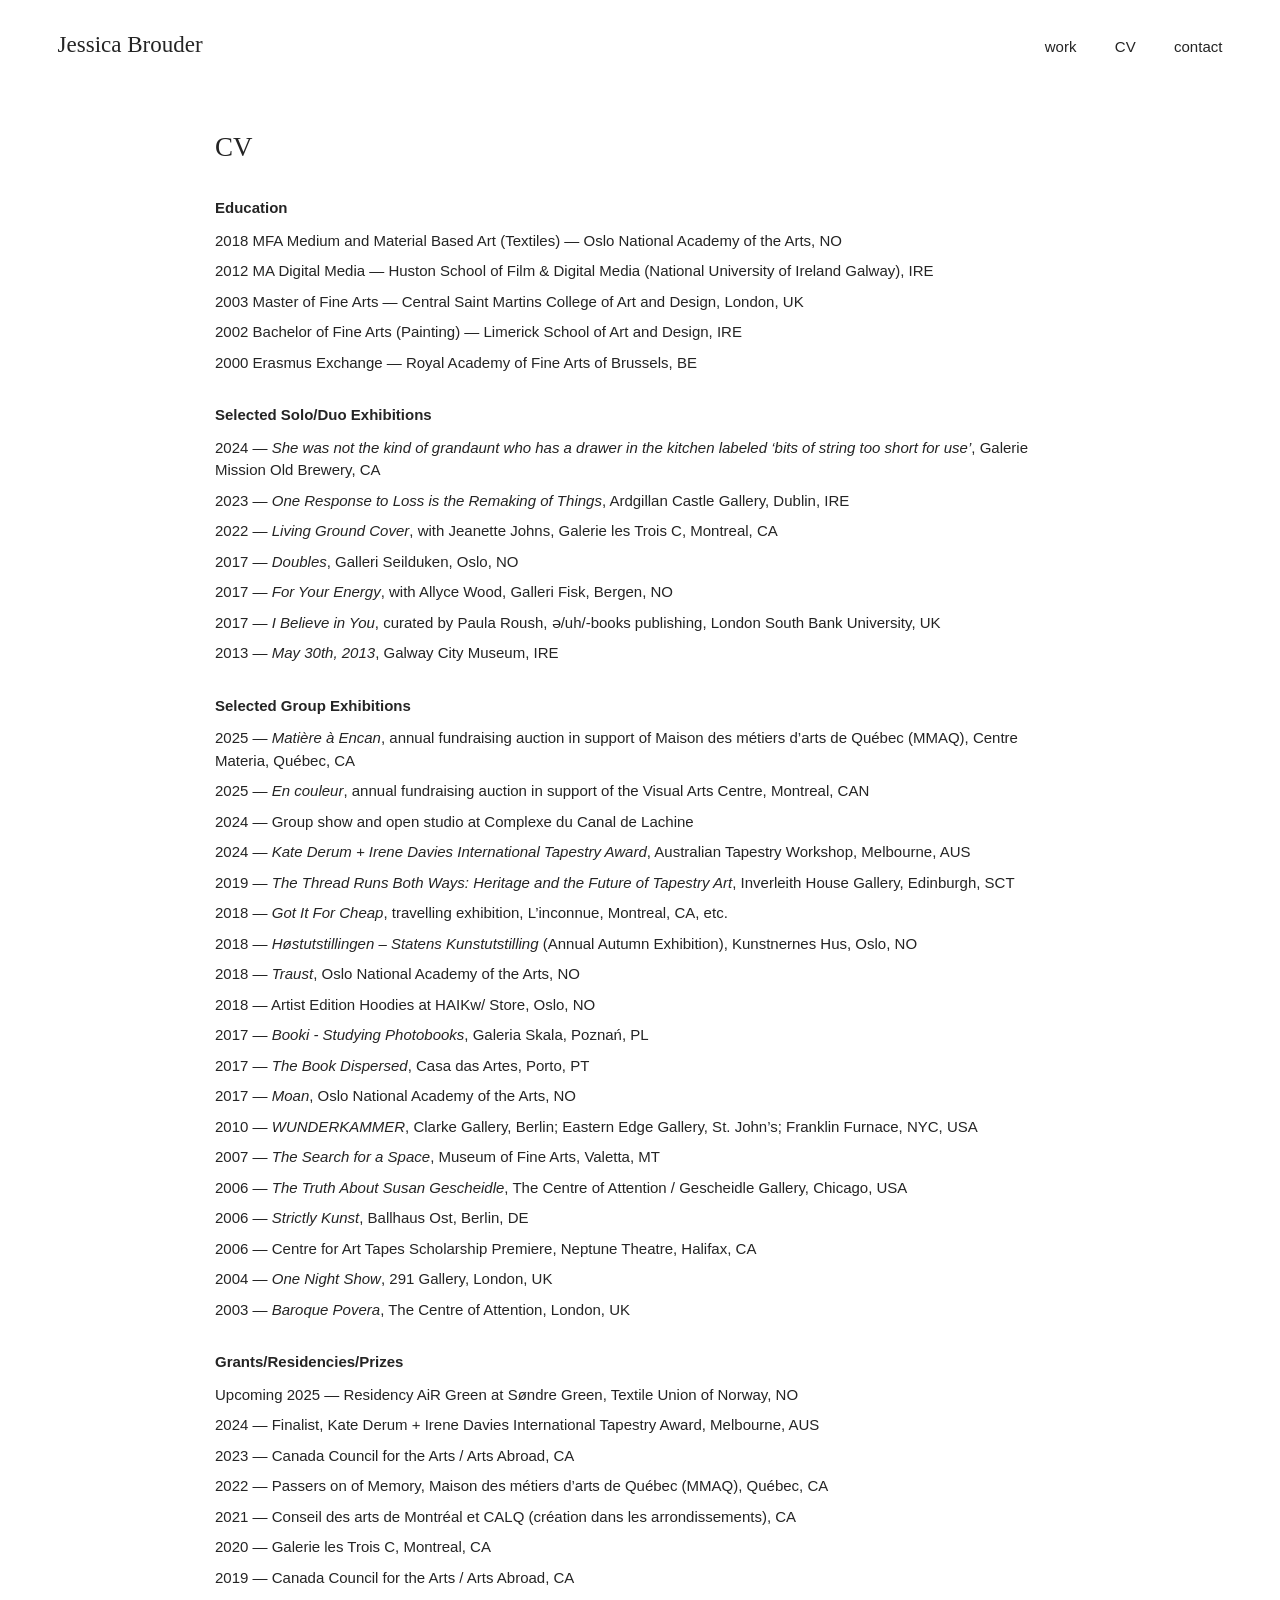
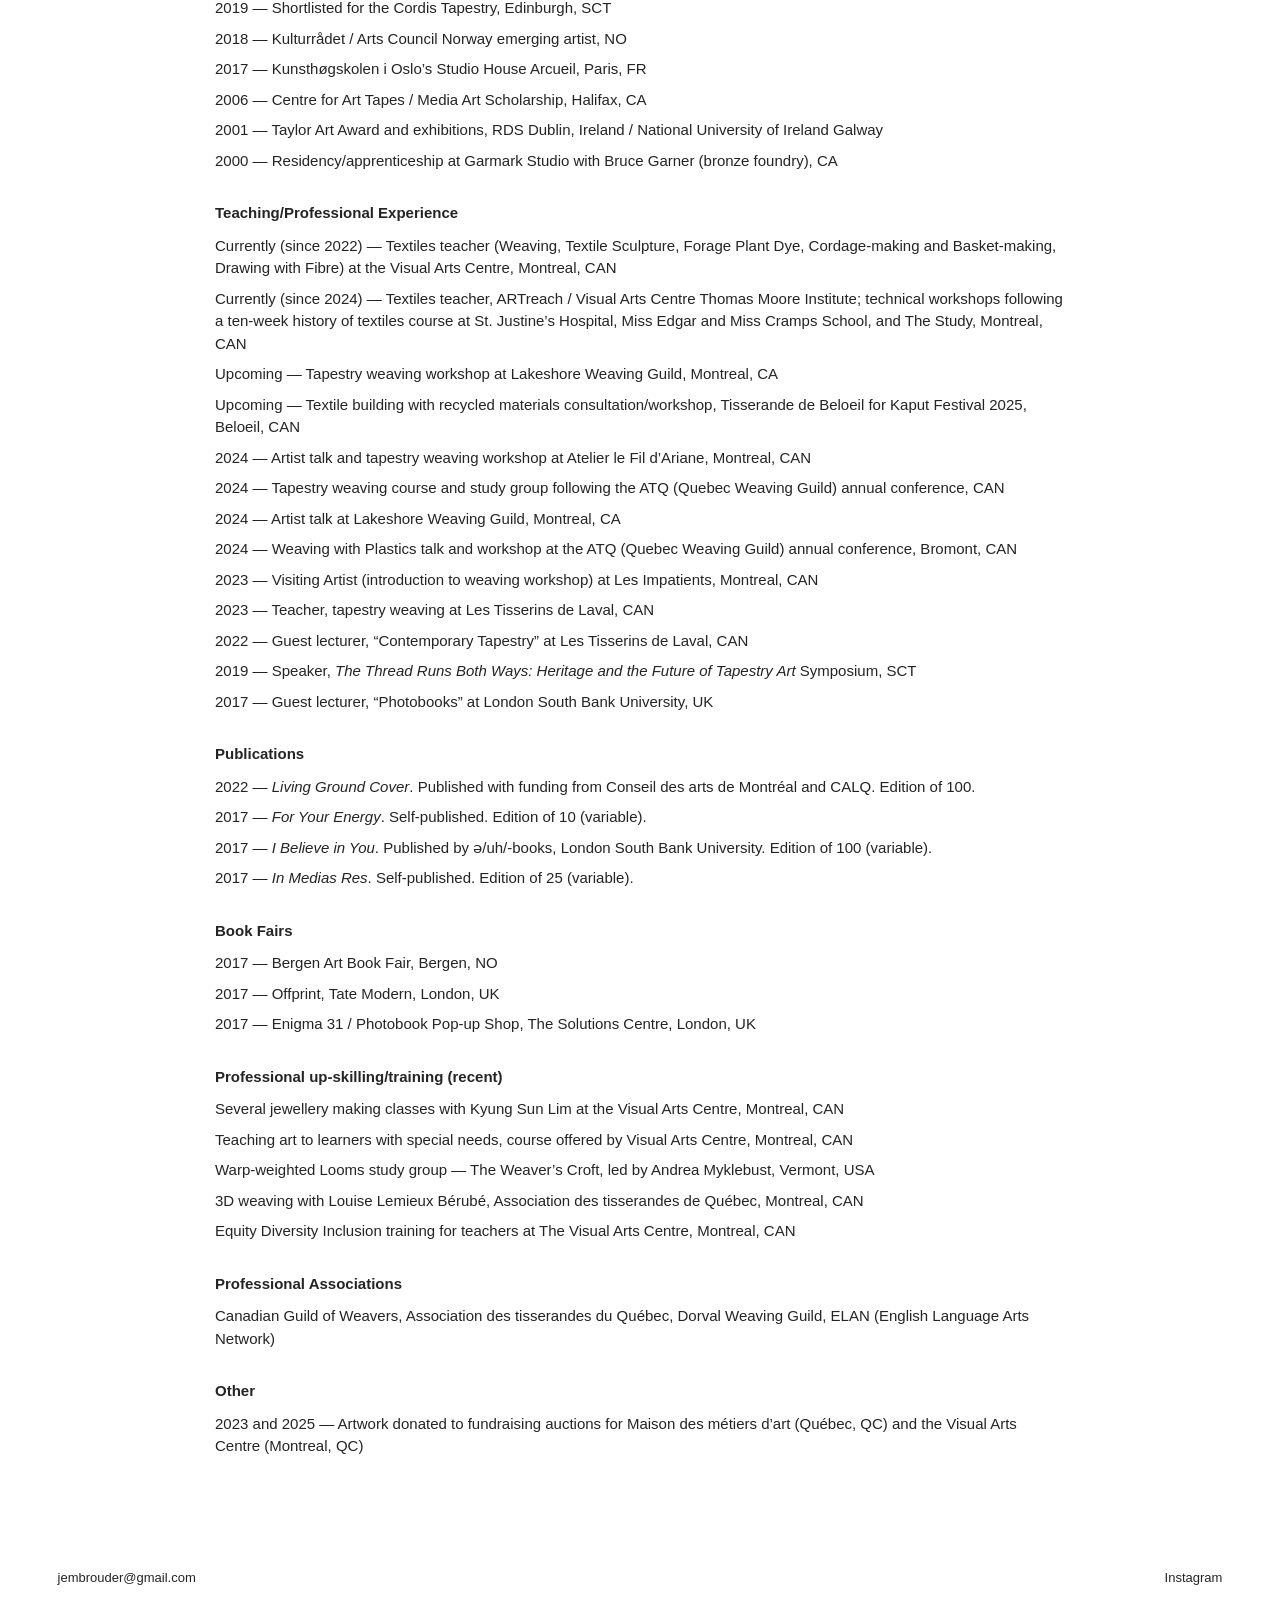
<file: about/index.html>
<!doctype html>
<html lang="en">
<head>
  <meta charset="utf-8">
  <meta name="viewport" content="width=device-width, initial-scale=1">
  <meta name="description" content="Curriculum vitae for Jessica Brouder, textile artist and educator.">
  <title>CV | Jessica Brouder</title>
  <link rel="canonical" href="https://www.jessicabrouder.com/about/">
  <link rel="stylesheet" href="/styles.css">
</head>
<body>
  <header class="site-header">
    <a class="wordmark" href="/">Jessica Brouder</a>
    <nav aria-label="Main navigation">
      <a href="/archive/">work</a>
      <a href="/about/" aria-current="page">CV</a>
      <a href="/contact/">contact</a>
    </nav>
  </header>

  <main class="page cv">
    <h1 class="page-title">CV</h1>

    <section>
      <h2>Education</h2>
      <p>2018 MFA Medium and Material Based Art (Textiles) — Oslo National Academy of the Arts, NO</p>
      <p>2012 MA Digital Media — Huston School of Film &amp; Digital Media (National University of Ireland Galway), IRE</p>
      <p>2003 Master of Fine Arts — Central Saint Martins College of Art and Design, London, UK</p>
      <p>2002 Bachelor of Fine Arts (Painting) — Limerick School of Art and Design, IRE</p>
      <p>2000 Erasmus Exchange — Royal Academy of Fine Arts of Brussels, BE</p>
    </section>

    <section>
      <h2>Selected Solo/Duo Exhibitions</h2>
      <p>2024 — <em>She was not the kind of grandaunt who has a drawer in the kitchen labeled ‘bits of string too short for use’</em>, Galerie Mission Old Brewery, CA</p>
      <p>2023 — <em>One Response to Loss is the Remaking of Things</em>, Ardgillan Castle Gallery, Dublin, IRE</p>
      <p>2022 — <em>Living Ground Cover</em>, with Jeanette Johns, Galerie les Trois C, Montreal, CA</p>
      <p>2017 — <em>Doubles</em>, Galleri Seilduken, Oslo, NO</p>
      <p>2017 — <em>For Your Energy</em>, with Allyce Wood, Galleri Fisk, Bergen, NO</p>
      <p>2017 — <em>I Believe in You</em>, curated by Paula Roush, ə/uh/-books publishing, London South Bank University, UK</p>
      <p>2013 — <em>May 30th, 2013</em>, Galway City Museum, IRE</p>
    </section>

    <section>
      <h2>Selected Group Exhibitions</h2>
      <p>2025 — <em>Matière à Encan</em>, annual fundraising auction in support of Maison des métiers d’arts de Québec (MMAQ), Centre Materia, Québec, CA</p>
      <p>2025 — <em>En couleur</em>, annual fundraising auction in support of the Visual Arts Centre, Montreal, CAN</p>
      <p>2024 — Group show and open studio at Complexe du Canal de Lachine</p>
      <p>2024 — <em>Kate Derum + Irene Davies International Tapestry Award</em>, Australian Tapestry Workshop, Melbourne, AUS</p>
      <p>2019 — <em>The Thread Runs Both Ways: Heritage and the Future of Tapestry Art</em>, Inverleith House Gallery, Edinburgh, SCT</p>
      <p>2018 — <em>Got It For Cheap</em>, travelling exhibition, L’inconnue, Montreal, CA, etc.</p>
      <p>2018 — <em>Høstutstillingen – Statens Kunstutstilling</em> (Annual Autumn Exhibition), Kunstnernes Hus, Oslo, NO</p>
      <p>2018 — <em>Traust</em>, Oslo National Academy of the Arts, NO</p>
      <p>2018 — Artist Edition Hoodies at HAIKw/ Store, Oslo, NO</p>
      <p>2017 — <em>Booki - Studying Photobooks</em>, Galeria Skala, Poznań, PL</p>
      <p>2017 — <em>The Book Dispersed</em>, Casa das Artes, Porto, PT</p>
      <p>2017 — <em>Moan</em>, Oslo National Academy of the Arts, NO</p>
      <p>2010 — <em>WUNDERKAMMER</em>, Clarke Gallery, Berlin; Eastern Edge Gallery, St. John’s; Franklin Furnace, NYC, USA</p>
      <p>2007 — <em>The Search for a Space</em>, Museum of Fine Arts, Valetta, MT</p>
      <p>2006 — <em>The Truth About Susan Gescheidle</em>, The Centre of Attention / Gescheidle Gallery, Chicago, USA</p>
      <p>2006 — <em>Strictly Kunst</em>, Ballhaus Ost, Berlin, DE</p>
      <p>2006 — Centre for Art Tapes Scholarship Premiere, Neptune Theatre, Halifax, CA</p>
      <p>2004 — <em>One Night Show</em>, 291 Gallery, London, UK</p>
      <p>2003 — <em>Baroque Povera</em>, The Centre of Attention, London, UK</p>
    </section>

    <section>
      <h2>Grants/Residencies/Prizes</h2>
      <p>Upcoming 2025 — Residency AiR Green at Søndre Green, Textile Union of Norway, NO</p>
      <p>2024 — Finalist, Kate Derum + Irene Davies International Tapestry Award, Melbourne, AUS</p>
      <p>2023 — Canada Council for the Arts / Arts Abroad, CA</p>
      <p>2022 — Passers on of Memory, Maison des métiers d’arts de Québec (MMAQ), Québec, CA</p>
      <p>2021 — Conseil des arts de Montréal et CALQ (création dans les arrondissements), CA</p>
      <p>2020 — Galerie les Trois C, Montreal, CA</p>
      <p>2019 — Canada Council for the Arts / Arts Abroad, CA</p>
      <p>2019 — Shortlisted for the Cordis Tapestry, Edinburgh, SCT</p>
      <p>2018 — Kulturrådet / Arts Council Norway emerging artist, NO</p>
      <p>2017 — Kunsthøgskolen i Oslo’s Studio House Arcueil, Paris, FR</p>
      <p>2006 — Centre for Art Tapes / Media Art Scholarship, Halifax, CA</p>
      <p>2001 — Taylor Art Award and exhibitions, RDS Dublin, Ireland / National University of Ireland Galway</p>
      <p>2000 — Residency/apprenticeship at Garmark Studio with Bruce Garner (bronze foundry), CA</p>
    </section>

    <section>
      <h2>Teaching/Professional Experience</h2>
      <p>Currently (since 2022) — Textiles teacher (Weaving, Textile Sculpture, Forage Plant Dye, Cordage-making and Basket-making, Drawing with Fibre) at the Visual Arts Centre, Montreal, CAN</p>
      <p>Currently (since 2024) — Textiles teacher, ARTreach / Visual Arts Centre Thomas Moore Institute; technical workshops following a ten-week history of textiles course at St. Justine’s Hospital, Miss Edgar and Miss Cramps School, and The Study, Montreal, CAN</p>
      <p>Upcoming — Tapestry weaving workshop at Lakeshore Weaving Guild, Montreal, CA</p>
      <p>Upcoming — Textile building with recycled materials consultation/workshop, Tisserande de Beloeil for Kaput Festival 2025, Beloeil, CAN</p>
      <p>2024 — Artist talk and tapestry weaving workshop at Atelier le Fil d’Ariane, Montreal, CAN</p>
      <p>2024 — Tapestry weaving course and study group following the ATQ (Quebec Weaving Guild) annual conference, CAN</p>
      <p>2024 — Artist talk at Lakeshore Weaving Guild, Montreal, CA</p>
      <p>2024 — Weaving with Plastics talk and workshop at the ATQ (Quebec Weaving Guild) annual conference, Bromont, CAN</p>
      <p>2023 — Visiting Artist (introduction to weaving workshop) at Les Impatients, Montreal, CAN</p>
      <p>2023 — Teacher, tapestry weaving at Les Tisserins de Laval, CAN</p>
      <p>2022 — Guest lecturer, “Contemporary Tapestry” at Les Tisserins de Laval, CAN</p>
      <p>2019 — Speaker, <em>The Thread Runs Both Ways: Heritage and the Future of Tapestry Art</em> Symposium, SCT</p>
      <p>2017 — Guest lecturer, “Photobooks” at London South Bank University, UK</p>
    </section>

    <section>
      <h2>Publications</h2>
      <p>2022 — <em>Living Ground Cover</em>. Published with funding from Conseil des arts de Montréal and CALQ. Edition of 100.</p>
      <p>2017 — <em>For Your Energy</em>. Self-published. Edition of 10 (variable).</p>
      <p>2017 — <em>I Believe in You</em>. Published by ə/uh/-books, London South Bank University. Edition of 100 (variable).</p>
      <p>2017 — <em>In Medias Res</em>. Self-published. Edition of 25 (variable).</p>
    </section>

    <section>
      <h2>Book Fairs</h2>
      <p>2017 — Bergen Art Book Fair, Bergen, NO</p>
      <p>2017 — Offprint, Tate Modern, London, UK</p>
      <p>2017 — Enigma 31 / Photobook Pop-up Shop, The Solutions Centre, London, UK</p>
    </section>

    <section>
      <h2>Professional up-skilling/training (recent)</h2>
      <p>Several jewellery making classes with Kyung Sun Lim at the Visual Arts Centre, Montreal, CAN</p>
      <p>Teaching art to learners with special needs, course offered by Visual Arts Centre, Montreal, CAN</p>
      <p>Warp-weighted Looms study group — The Weaver’s Croft, led by Andrea Myklebust, Vermont, USA</p>
      <p>3D weaving with Louise Lemieux Bérubé, Association des tisserandes de Québec, Montreal, CAN</p>
      <p>Equity Diversity Inclusion training for teachers at The Visual Arts Centre, Montreal, CAN</p>
    </section>

    <section>
      <h2>Professional Associations</h2>
      <p>Canadian Guild of Weavers, Association des tisserandes du Québec, Dorval Weaving Guild, ELAN (English Language Arts Network)</p>
    </section>

    <section>
      <h2>Other</h2>
      <p>2023 and 2025 — Artwork donated to fundraising auctions for Maison des métiers d’art (Québec, QC) and the Visual Arts Centre (Montreal, QC)</p>
    </section>
  </main>

  <footer class="site-footer">
    <a href="mailto:jembrouder@gmail.com">jembrouder@gmail.com</a>
    <a href="https://www.instagram.com/jessicabrouder/" target="_blank" rel="noopener noreferrer">Instagram</a>
  </footer>
</body>
</html>
</file>
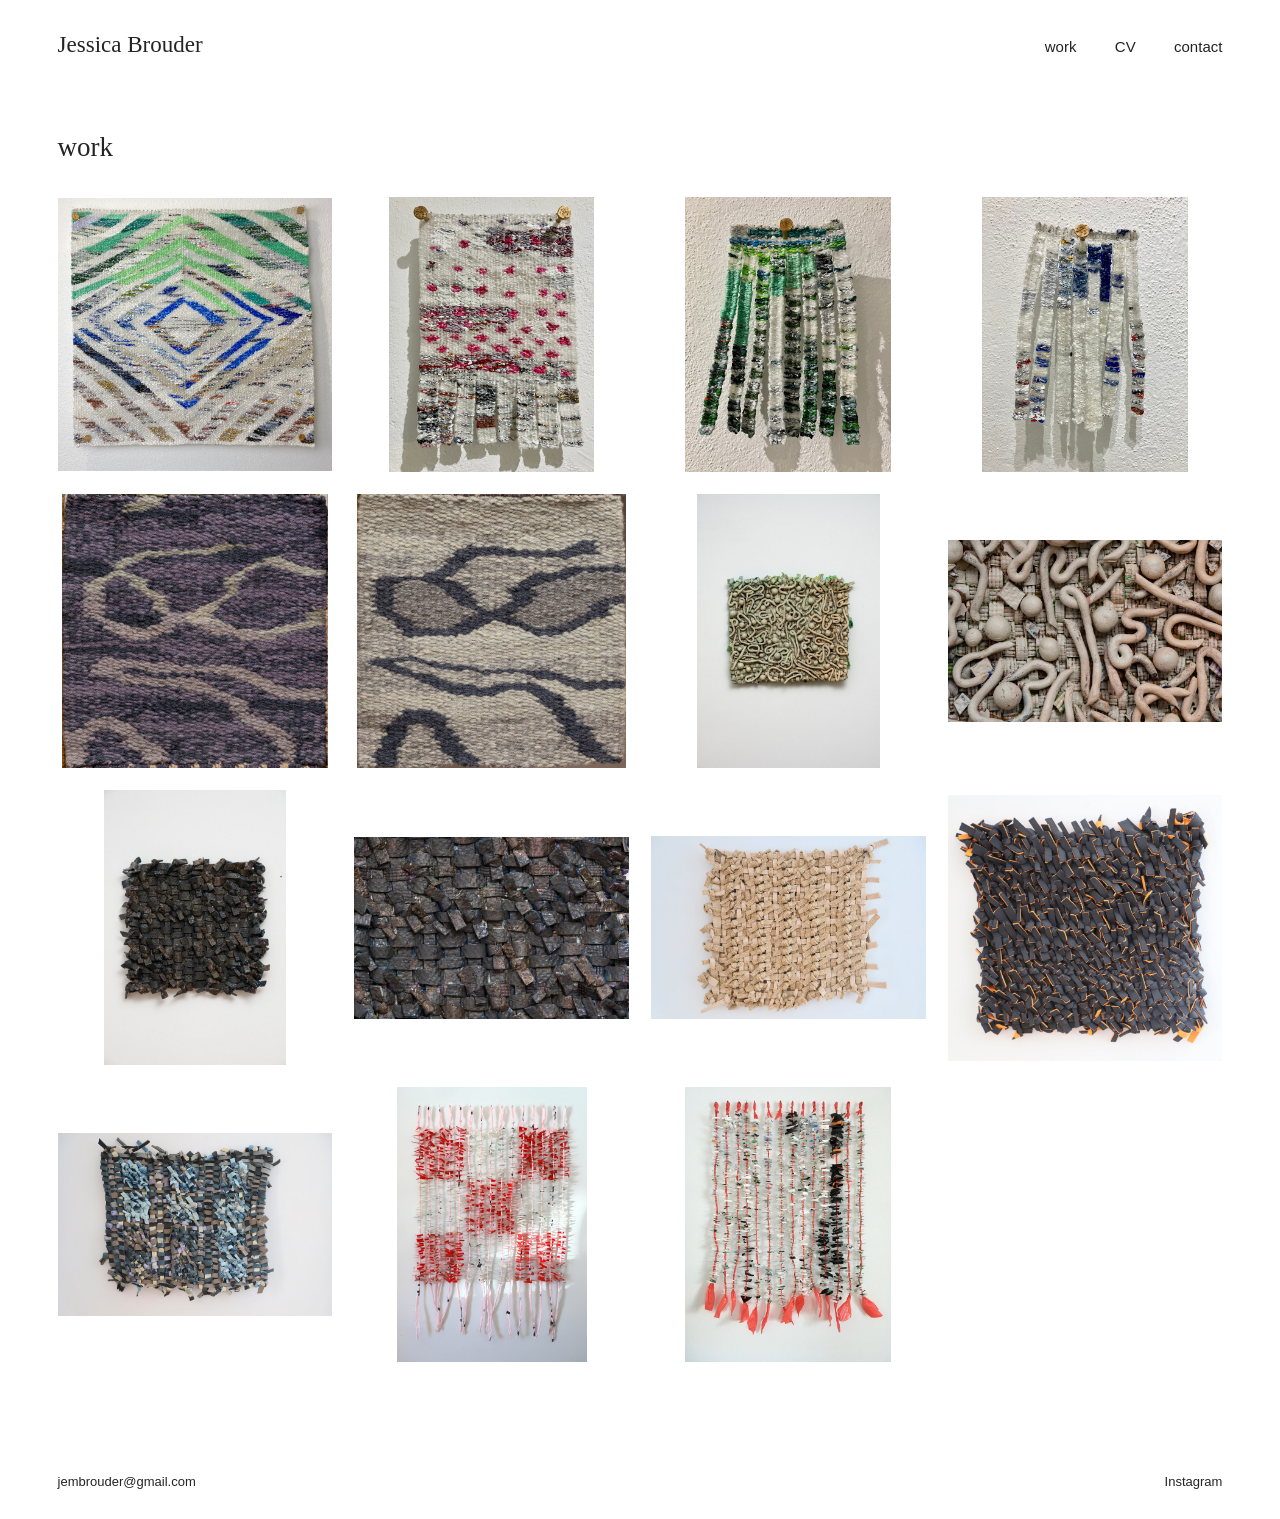
<file: archive/index.html>
<!doctype html>
<html lang="en">
<head>
  <meta charset="utf-8">
  <meta name="viewport" content="width=device-width, initial-scale=1">
  <meta name="description" content="Selected textile and material-based artwork by Jessica Brouder.">
  <title>work | Jessica Brouder</title>
  <link rel="canonical" href="https://www.jessicabrouder.com/archive/">
  <link rel="stylesheet" href="/styles.css">
</head>
<body>
  <header class="site-header">
    <a class="wordmark" href="/">Jessica Brouder</a>
    <nav aria-label="Main navigation">
      <a href="/archive/" aria-current="page">work</a>
      <a href="/about/">CV</a>
      <a href="/contact/">contact</a>
    </nav>
  </header>

  <main class="page">
    <h1 class="page-title">work</h1>
    <div class="work-grid">
      <a href="/images/work-01.jpeg"><img src="/images/work-01.jpeg" alt="Textile artwork by Jessica Brouder" loading="lazy"></a>
      <a href="/images/work-02.jpg"><img src="/images/work-02.jpg" alt="Textile artwork by Jessica Brouder" loading="lazy"></a>
      <a href="/images/work-03.jpg"><img src="/images/work-03.jpg" alt="Textile artwork by Jessica Brouder" loading="lazy"></a>
      <a href="/images/work-04.jpg"><img src="/images/work-04.jpg" alt="Textile artwork by Jessica Brouder" loading="lazy"></a>
      <a href="/images/work-05.jpg"><img src="/images/work-05.jpg" alt="Living Ground Cover, 2022" loading="lazy"></a>
      <a href="/images/work-06.jpg"><img src="/images/work-06.jpg" alt="Living Ground Cover, 2022" loading="lazy"></a>
      <a href="/images/work-07.jpg"><img src="/images/work-07.jpg" alt="Textile artwork by Jessica Brouder" loading="lazy"></a>
      <a href="/images/work-08.jpg"><img src="/images/work-08.jpg" alt="Textile artwork by Jessica Brouder" loading="lazy"></a>
      <a href="/images/work-09.jpg"><img src="/images/work-09.jpg" alt="Textile artwork by Jessica Brouder" loading="lazy"></a>
      <a href="/images/work-10.jpg"><img src="/images/work-10.jpg" alt="Textile artwork by Jessica Brouder" loading="lazy"></a>
      <a href="/images/work-11.jpg"><img src="/images/work-11.jpg" alt="Textile artwork by Jessica Brouder" loading="lazy"></a>
      <a href="/images/work-12.jpg"><img src="/images/work-12.jpg" alt="Textile artwork by Jessica Brouder" loading="lazy"></a>
      <a href="/images/work-13.jpg"><img src="/images/work-13.jpg" alt="Textile artwork by Jessica Brouder" loading="lazy"></a>
      <a href="/images/work-14.jpg"><img src="/images/work-14.jpg" alt="Textile artwork by Jessica Brouder" loading="lazy"></a>
      <a href="/images/work-15.jpeg"><img src="/images/work-15.jpeg" alt="Textile artwork by Jessica Brouder" loading="lazy"></a>
    </div>
  </main>

  <footer class="site-footer">
    <a href="mailto:jembrouder@gmail.com">jembrouder@gmail.com</a>
    <a href="https://www.instagram.com/jessicabrouder/" target="_blank" rel="noopener noreferrer">Instagram</a>
  </footer>
</body>
</html>
</file>
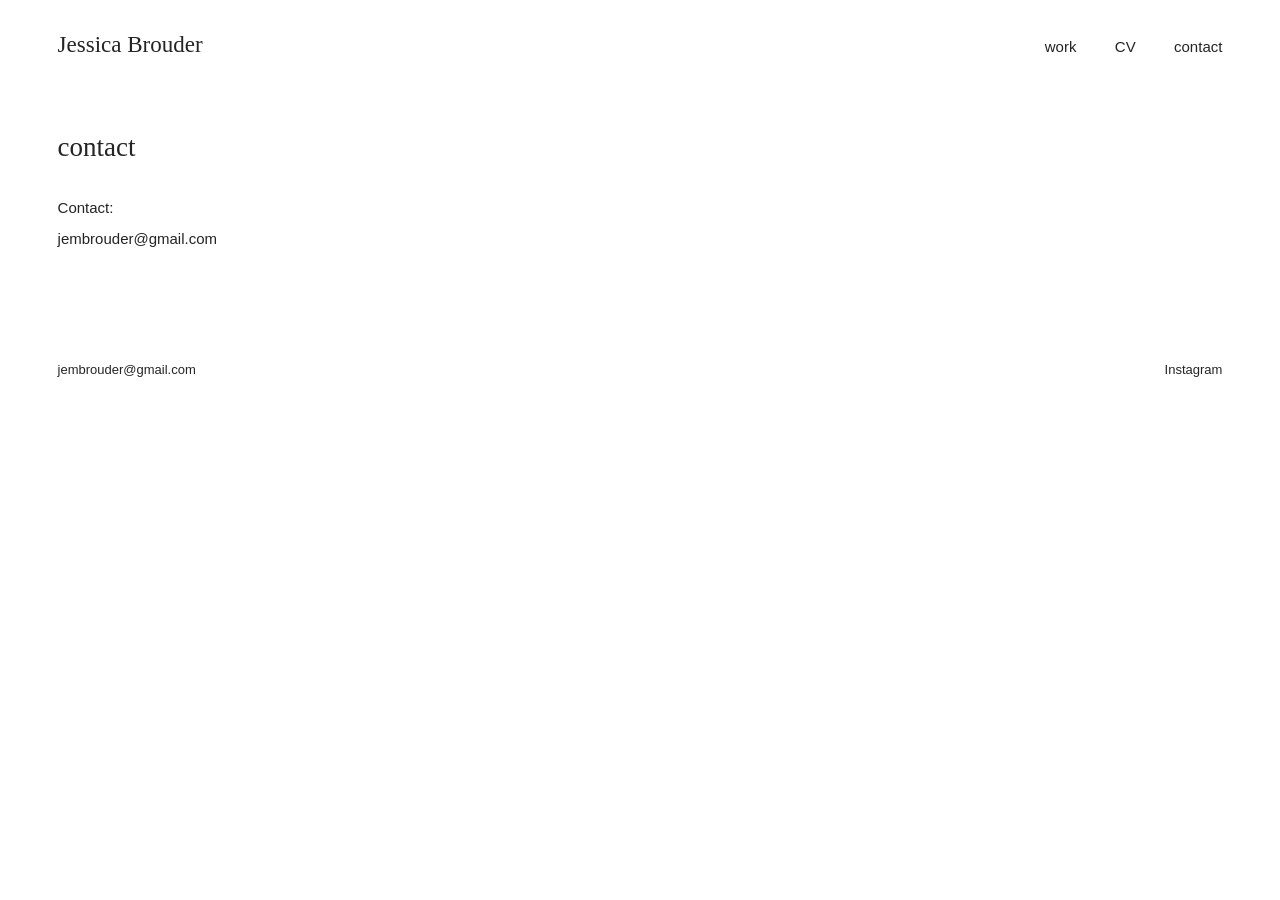
<file: contact/index.html>
<!doctype html>
<html lang="en">
<head>
  <meta charset="utf-8">
  <meta name="viewport" content="width=device-width, initial-scale=1">
  <meta name="description" content="Contact textile artist Jessica Brouder.">
  <title>contact | Jessica Brouder</title>
  <link rel="canonical" href="https://www.jessicabrouder.com/contact/">
  <link rel="stylesheet" href="/styles.css">
</head>
<body>
  <header class="site-header">
    <a class="wordmark" href="/">Jessica Brouder</a>
    <nav aria-label="Main navigation">
      <a href="/archive/">work</a>
      <a href="/about/">CV</a>
      <a href="/contact/" aria-current="page">contact</a>
    </nav>
  </header>

  <main class="page contact">
    <h1 class="page-title">contact</h1>
    <p>Contact:</p>
    <p><a href="mailto:jembrouder@gmail.com">jembrouder@gmail.com</a></p>
  </main>

  <footer class="site-footer">
    <a href="mailto:jembrouder@gmail.com">jembrouder@gmail.com</a>
    <a href="https://www.instagram.com/jessicabrouder/" target="_blank" rel="noopener noreferrer">Instagram</a>
  </footer>
</body>
</html>
</file>
<file: styles.css>
:root {
  color-scheme: light;
  font-family: Arial, Helvetica, sans-serif;
  color: #242424;
  background: #fff;
  font-synthesis: none;
  text-rendering: optimizeLegibility;
}

* {
  box-sizing: border-box;
}

body {
  margin: 0;
  min-width: 320px;
  font-size: 15px;
  line-height: 1.5;
}

a {
  color: inherit;
  text-decoration: none;
}

a:hover,
a:focus-visible {
  text-decoration: underline;
  text-underline-offset: 3px;
}

.site-header,
.site-footer {
  display: flex;
  align-items: baseline;
  justify-content: space-between;
  gap: 24px;
  padding: 28px 4.5vw;
}

.wordmark {
  font-family: Baskerville, "Times New Roman", serif;
  font-size: 23px;
}

nav {
  display: flex;
  gap: clamp(18px, 3vw, 42px);
}

.home {
  padding: 14px 4.5vw 42px;
}

.cover-link {
  display: block;
  width: min(100%, 980px);
  margin: 0 auto;
}

.cover {
  display: block;
  width: 100%;
  height: auto;
}

.site-footer {
  padding-top: 20px;
  font-size: 13px;
}

.page {
  width: min(100% - 9vw, 1180px);
  margin: 36px auto 90px;
}

.page-title {
  margin: 0 0 30px;
  font-family: Baskerville, "Times New Roman", serif;
  font-size: 27px;
  font-weight: 400;
}

.work-grid {
  display: grid;
  grid-template-columns: repeat(4, minmax(0, 1fr));
  gap: 22px;
}

.work-grid a {
  display: block;
}

.work-grid img {
  display: block;
  width: 100%;
  aspect-ratio: 1 / 1;
  object-fit: contain;
}

.cv {
  max-width: 850px;
}

.cv section {
  margin: 0 0 30px;
}

.cv h2 {
  margin: 0 0 10px;
  font-size: 15px;
  font-weight: 600;
}

.cv p {
  margin: 0 0 8px;
}

.contact p {
  margin: 0 0 8px;
}

@media (max-width: 760px) {
  .site-header,
  .site-footer {
    padding-right: 22px;
    padding-left: 22px;
  }

  .site-header {
    align-items: flex-start;
    flex-direction: column;
    gap: 10px;
  }

  nav {
    gap: 22px;
  }

  .home {
    padding: 10px 22px 24px;
  }

  .cover {
    height: auto;
  }

  .page {
    width: calc(100% - 44px);
    margin-top: 24px;
  }

  .work-grid {
    grid-template-columns: repeat(2, minmax(0, 1fr));
    gap: 12px;
  }
}
</file>
